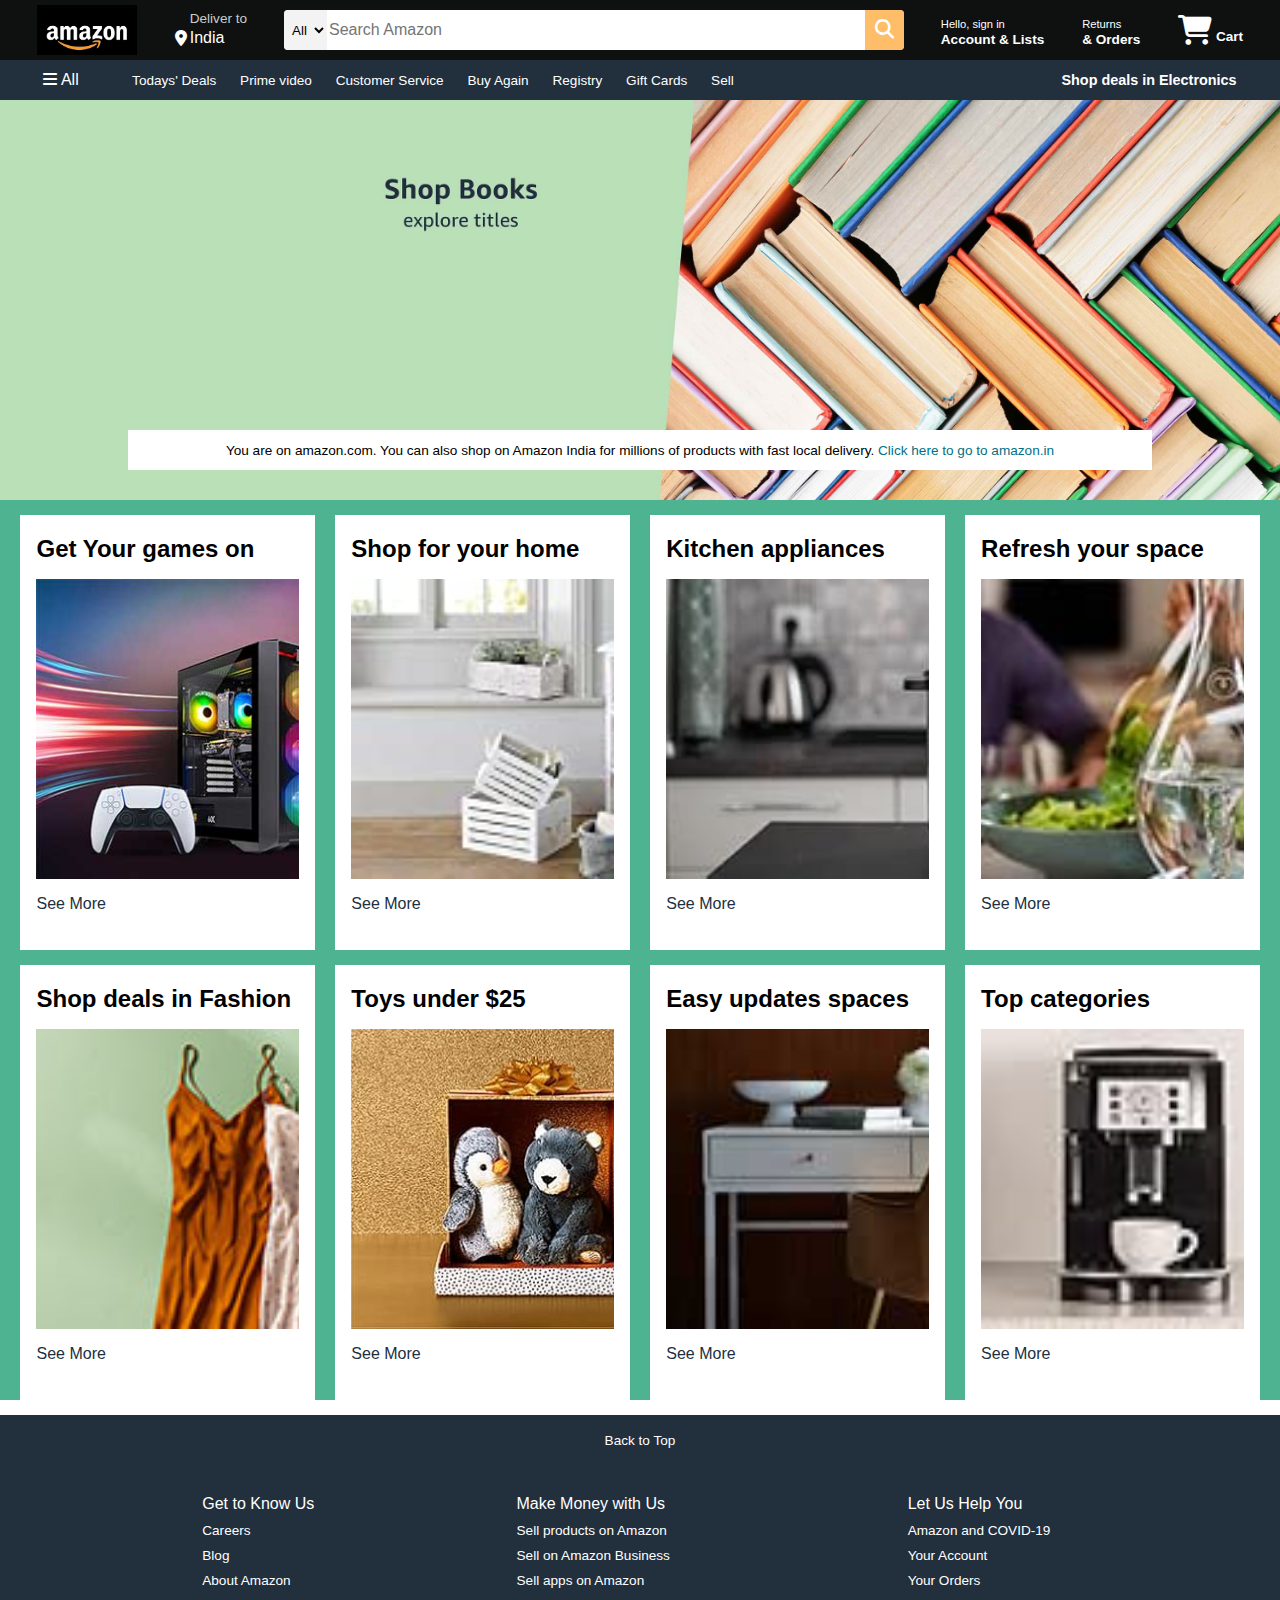
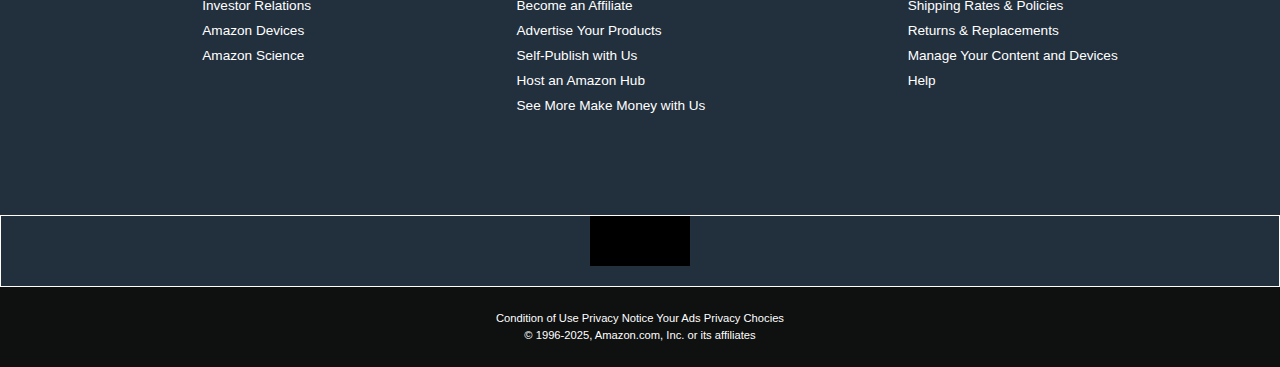
<file: amazon.clone/index.html>
<!DOCTYPE html>
<html lang="en">
<head>
<meta charset="UTF-8">
<title>Simple Portfolio</title>
<link rel="stylesheet" href="https://cdnjs.cloudflare.com/ajax/libs/font-awesome/6.7.2/css/all.min.css" integrity="sha512-Evv84Mr4kqVGRNSgIGL/F/aIDqQb7xQ2vcrdIwxfjThSH8CSR7PBEakCr51Ck+w+/U6swU2Im1vVX0SVk9ABhg==" crossorigin="anonymous" referrerpolicy="no-referrer" />
<link rel="stylesheet" href="style.css">
</head>
<body>
    <header>
    <div class="navbar">
        <div class="nav-logo border">
            <div class="logo"></div>
        </div>
        <div class="nav-address border">
            <p class="add-first">Deliver to</p>
            <div class="add-icon">
              <i class="fa-solid fa-location-dot"></i>
                <p class="add-second">India</p>
            </div>
        </div>
        <div class="nav-search">
            <select class="search-select">
                <option>All</option>
            </select>
            <input placeholder="Search Amazon" class="search-input">
            <div class="search-icon">
                <i class="fa-solid fa-magnifying-glass"></i>
            </div>
        </div>
        <div class="nav-Acc border">
            <p><span>Hello, sign in</span></p>
            <p class="nav-second">Account & Lists</p>
        </div>
         <div class="nav-returns border">
            <p><span>Returns</span></p>
            <p class="nav-second">& Orders</p>
        </div>
        <div class="nav-cart border">
         <i class="fa-solid fa-cart-shopping"></i>
            Cart
        </div>
    </div>
    <div class="panel">
        <div class="panel-all">
        <i class="fa-solid fa-bars"></i>
            All
        </div>
        <div class="panel-ops">
            <p>Todays' Deals</p>
            <p>Prime video</p>
            <p>Customer Service</p>
            <p>Buy Again</p>
            <p>Registry</p>
            <p>Gift Cards</p>
            <p>Sell</p>
        </div>
        <div class="panel-deals">
            Shop deals in Electronics
        </div>
    </div>
</header>
<div class="main-section">
    <div class="main-msg">
        <p>You are on amazon.com. You can also shop on Amazon India for millions of products with fast local delivery. <a>Click here to go to amazon.in</a></p>
    </div>
</div>
<div class="Box-section">
    <div class="Box1 box">
        <div class="box-content">
            <h2>Get Your games on</h2>
        <div class="box-img" style="background-image: url('games.jpg');"></div>
        <p>See More</p>
        </div>
    </div>
    <div class="Box2 box">
        <div class="box-content">
            <h2>Shop for your home</h2>
        <div class="box-img" style="background-image: url('box2.image.jpg');"></div>
        <p>See More</p>
        </div>
    </div>
    <div class="Box3 box">
        <div class="box-content">
            <h2>Kitchen appliances</h2>
        <div class="box-img" style="background-image: url('box3.image.jpg');"></div>
        <p>See More</p>
        </div>
    </div>
    <div class="Box4 box">
        <div class="box-content">
            <h2>Refresh your space</h2>
        <div class="box-img" style="background-image: url('box4.image.jpg');"></div>
        <p>See More</p>
        </div>
    </div>

</div>
<div class="Box-section">
    <div class="Box1 box">
        <div class="box-content">
            <h2>Shop deals in Fashion</h2>
        <div class="box-img" style="background-image: url('box5.image.jpg');"></div>
        <p>See More</p>
        </div>
    </div>
    <div class="Box2 box">
        <div class="box-content">
            <h2>Toys under $25</h2>
        <div class="box-img" style="background-image: url('toys.jpg');"></div>
        <p>See More</p>
        </div>
    </div>
    <div class="Box3 box">
        <div class="box-content">
            <h2>Easy updates spaces</h2>
        <div class="box-img" style="background-image: url('box6.jpg');"></div>
        <p>See More</p>
        </div>
    </div>
    <div class="Box4 box">
        <div class="box-content">
            <h2>Top categories</h2>
        <div class="box-img" style="background-image: url('box7.jpg');"></div>
        <p>See More</p>
        </div>
    </div>
</div>
<footer>
    <div class="footer-top1">
        Back to Top
    </div>
    <div class="footer-top2">
        <ul>
           <p>Get to Know Us</p> 
            <a>Careers</a>
            <a>Blog</a>
            <a>About Amazon</a>
            <a>Investor Relations</a>
            <a>Amazon Devices</a>
            <a>Amazon Science</a>
        </ul>
        <ul>
            <p>Make Money with Us</p>
            <a>Sell products on Amazon</a>
            <a>Sell on Amazon Business</a>
            <a>Sell apps on Amazon</a>
            <a>Become an Affiliate</a>
            <a>Advertise Your Products</a>
            <a>Self-Publish with Us</a>
            <a>Host an Amazon Hub</a>
            <a>See More Make Money with Us</a>
        </ul>
        <ul>
            <p>Let Us Help You</p>
            <a>Amazon and COVID-19</a>
            <a>Your Account</a>
            <a>Your Orders</a>
            <a>Shipping Rates & Policies</a>
            <a>Returns & Replacements</a>
            <a>Manage Your Content and Devices</a>
            <a>Help</a>
        </ul>
    </div>
    <div class="footer-panel3">
        <div class="logo4"></div>
    </div>
    <div class="footer-panel4">
        <div class="pages">
            <a>Condition of Use</a>
            <a>Privacy Notice</a>
            <a>Your Ads Privacy Chocies</a>
        </div>
        <div class="copyright">
            © 1996-2025, Amazon.com, Inc. or its affiliates
        </div>
    </div>
</footer>
</body>
</html>
</file>
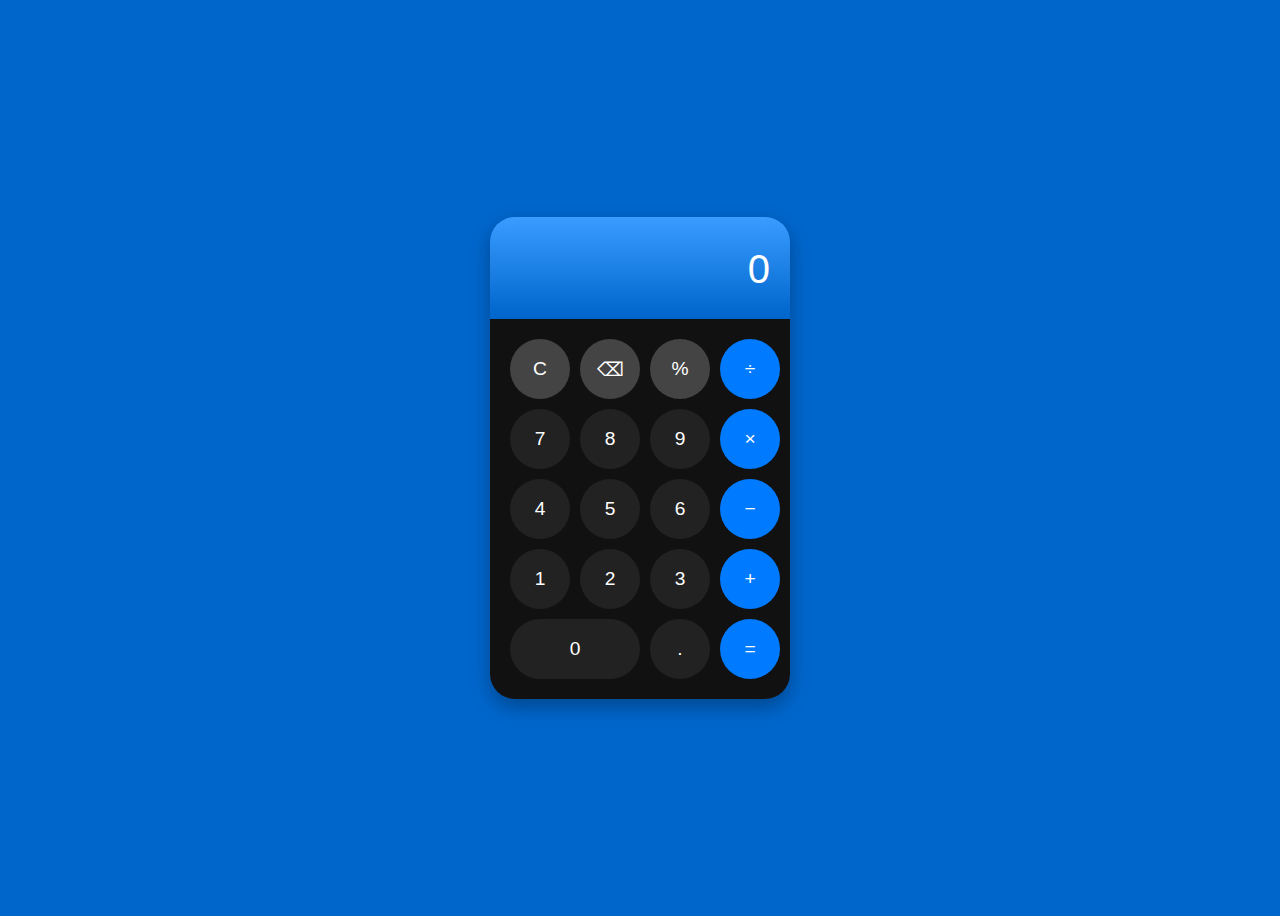
<file: calculater/index.html>
<!DOCTYPE html>
<html lang="en">
<head>
  <meta charset="UTF-8" />
  <meta name="viewport" content="width=device-width, initial-scale=1.0" />
  <title>Blue Calculator</title>
  <link rel="stylesheet" href="style.css" />
</head>
<body>
  <div class="calculator">
    <div class="display" id="display">0</div>
    <div class="buttons">
      <button class="btn gray" onclick="clearDisplay()">C</button>
      <button class="btn gray" onclick="backspace()">⌫</button>
      <button class="btn gray" onclick="appendValue('%')">%</button>
      <button class="btn blue" onclick="appendValue('/')">÷</button>

      <button class="btn" onclick="appendValue('7')">7</button>
      <button class="btn" onclick="appendValue('8')">8</button>
      <button class="btn" onclick="appendValue('9')">9</button>
      <button class="btn blue" onclick="appendValue('*')">×</button>

      <button class="btn" onclick="appendValue('4')">4</button>
      <button class="btn" onclick="appendValue('5')">5</button>
      <button class="btn" onclick="appendValue('6')">6</button>
      <button class="btn blue" onclick="appendValue('-')">−</button>

      <button class="btn" onclick="appendValue('1')">1</button>
      <button class="btn" onclick="appendValue('2')">2</button>
      <button class="btn" onclick="appendValue('3')">3</button>
      <button class="btn blue" onclick="appendValue('+')">+</button>

      <button class="btn zero" onclick="appendValue('0')">0</button>
      <button class="btn" onclick="appendValue('.')">.</button>
      <button class="btn blue equal" onclick="calculateResult()">=</button>
    </div>
  </div>

  <script src="main.js"></script>
</body>
</html>
</file>
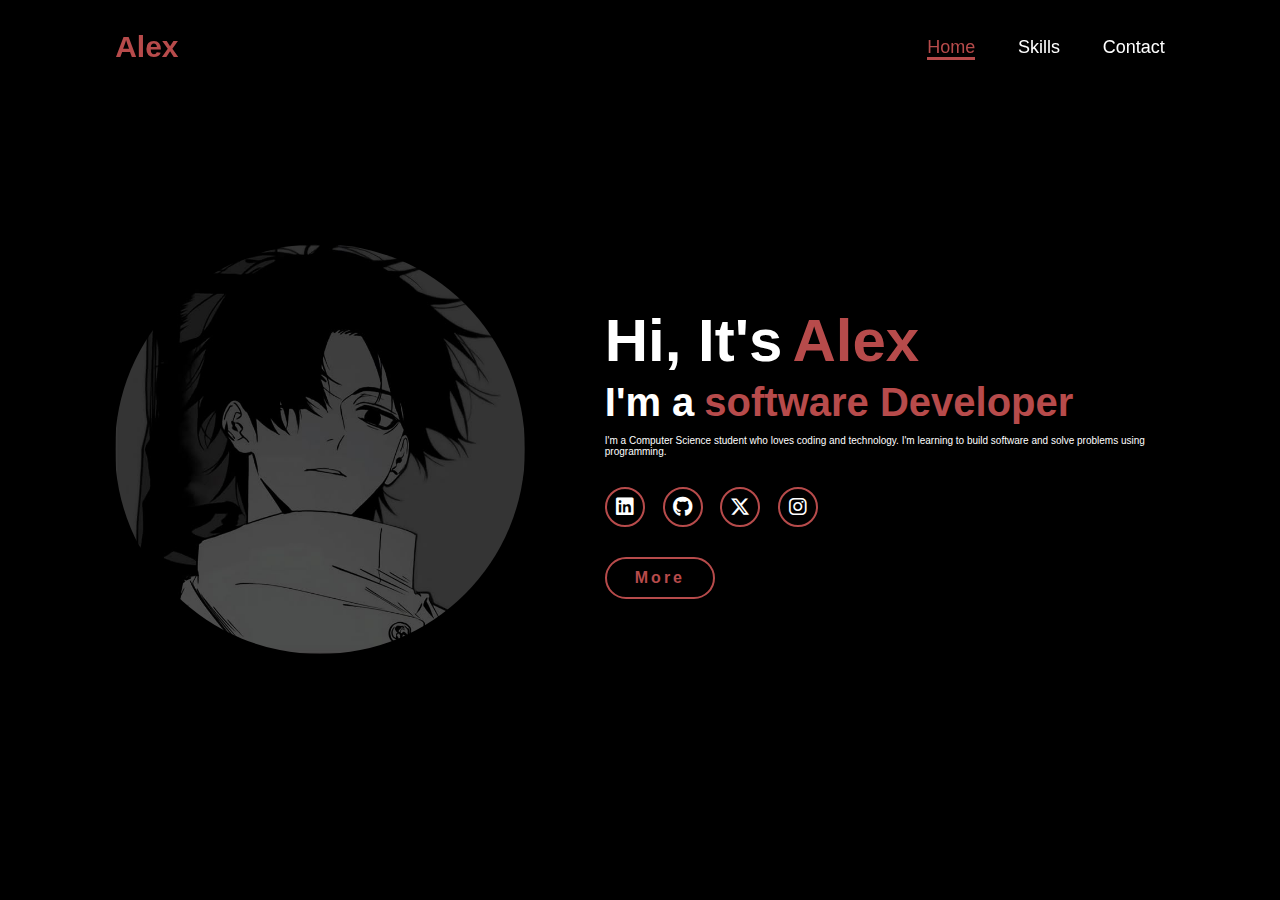
<file: port.web/index.html>
<!DOCTYPE html>
<html lang="en">
<head>
    <meta charset="UTF-8">
    <meta name="viewport" content="width=device-width, initial-scale=1.0">
    <title>Portfolio Website</title>
    <link rel="stylesheet" href="https://cdnjs.cloudflare.com/ajax/libs/font-awesome/6.7.2/css/all.min.css" integrity="sha512-Evv84Mr4kqVGRNSgIGL/F/aIDqQb7xQ2vcrdIwxfjThSH8CSR7PBEakCr51Ck+w+/U6swU2Im1vVX0SVk9ABhg==" crossorigin="anonymous" referrerpolicy="no-referrer" />
    <link rel="stylesheet" href="style.css">
</head>
<body>
<header>
    <a href="a" class="logo">Alex</a>
    <nav>
        <a href="skill.html" target="_blank" class="active">Home</a>
        <a href="a" target="_blank">Skills</a>
        <a href="a" target="_blank">Contact</a>
    </nav>
</header>
<section class="home">
    <div class="home-img">
        <img src="haru.jpg" alt="haru">
    </div>
    <div class="home-contact">
        <h1>Hi, It's<span>Alex</span></h1>
        <h3 class="typing-text">I'm a<span></span></h3>
        <p>I'm a Computer Science student who loves coding and technology. I'm learning to build software and solve problems using programming.</p>
         <div class="social-icon">
        <a href="https://www.linkedin.com/in/suraj-sharma-74b160304?utm_source=share&utm_campaign=share_via&utm_content=profile&utm_medium=android_app" target="_blank"><i class="fa-brands fa-linkedin"></i></a>
        <a href="https://github.com/surajhub7" target="_blank"><i class="fa-brands fa-github"></i></a>
        <a href="https://x.com/Devveloxi" target="_blank"><i class="fa-brands fa-x-twitter"></i></a>
        <a href="https://www.instagram.com/suraj_indoriya_/" target="_blank"><i class="fa-brands fa-instagram"></i></a>
         </div>
          <a href="https://devveloxi.vercel.app/" target="_blank" class="btn">More</a>
    </div>
</section>
</body>
</html>
</file>
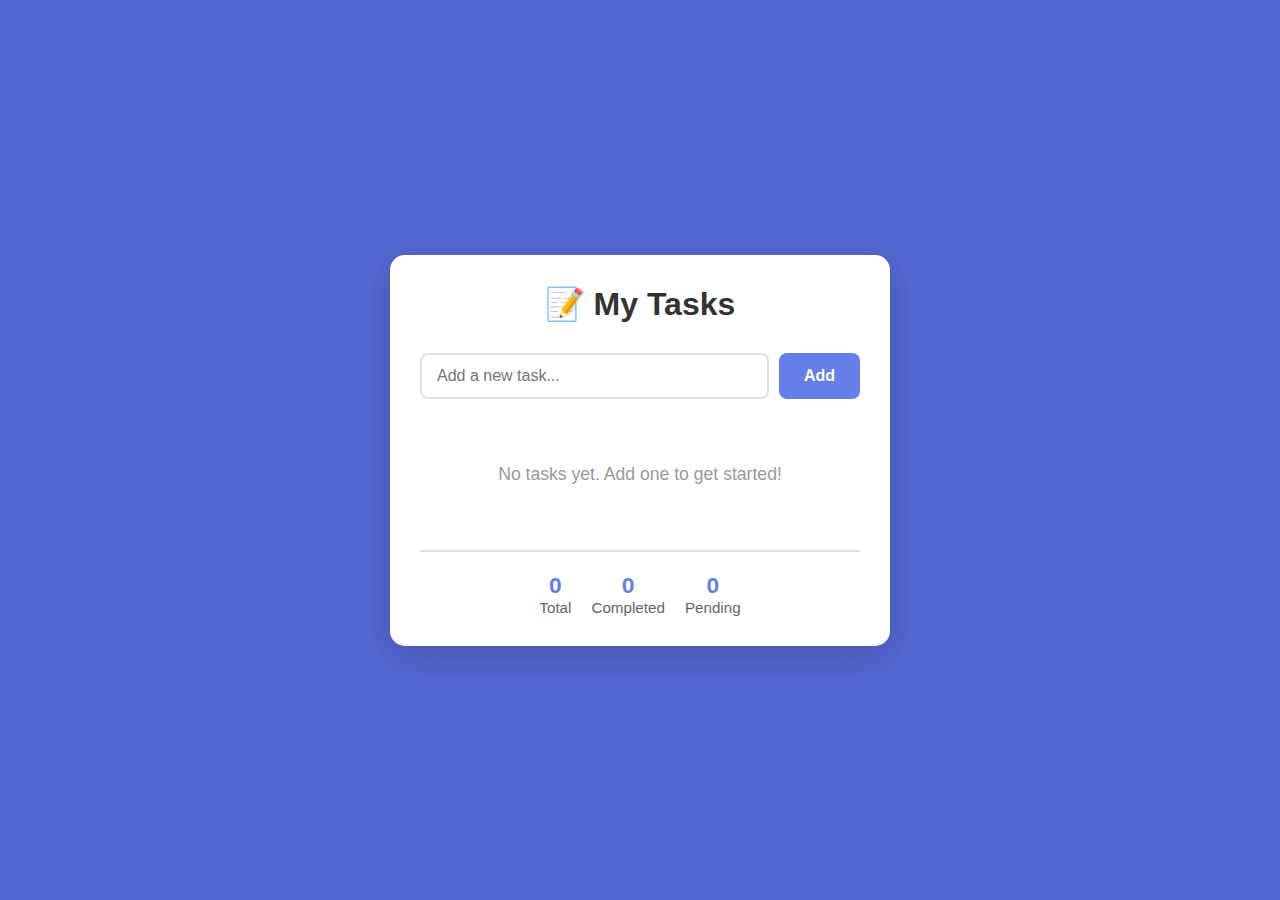
<file: To do app/index.html>
<!DOCTYPE html>
<html lang="en">
<head>
    <meta charset="UTF-8">
    <meta name="viewport" content="width=device-width, initial-scale=1.0">
    <title>To Do App</title>
    <style>
        * {
            margin: 0;
            padding: 0;
            box-sizing: border-box;
        }

        body {
            font-family: 'Segoe UI', Tahoma, Geneva, Verdana, sans-serif;
            min-height: 100vh;
            background: #5568d3;
            display: flex;
            justify-content: center;
            align-items: center;
            padding: 20px;
        }

        .container {
            background: white;
            border-radius: 15px;
            box-shadow: 0 10px 40px rgba(0, 0, 0, 0.2);
            width: 100%;
            max-width: 500px;
            padding: 30px;
        }

        h1 {
            color: #333;
            margin-bottom: 30px;
            text-align: center;
            font-size: 2em;
        }

        .input-group {
            display: flex;
            gap: 10px;
            margin-bottom: 25px;
        }

        #taskInput {
            flex: 1;
            padding: 12px 15px;
            border: 2px solid #e0e0e0;
            border-radius: 8px;
            font-size: 1em;
            transition: border-color 0.3s;
        }

        #taskInput:focus {
            outline: none;
            border-color: #667eea;
        }

        #addBtn {
            padding: 12px 25px;
            background: #667eea;
            color: white;
            border: none;
            border-radius: 8px;
            font-size: 1em;
            font-weight: 600;
            cursor: pointer;
            transition: background 0.3s;
        }

        #addBtn:hover {
            background: #5568d3;
        }

        #addBtn:active {
            transform: scale(0.98);
        }

        #taskList {
            list-style: none;
        }

        .task-item {
            display: flex;
            align-items: center;
            gap: 12px;
            padding: 15px;
            background: #f9f9f9;
            border-radius: 8px;
            margin-bottom: 10px;
            transition: all 0.3s;
        }

        .task-item:hover {
            background: #f0f0f0;
            transform: translateX(5px);
        }

        .task-item.completed {
            opacity: 0.6;
        }

        .task-item.completed .task-text {
            text-decoration: line-through;
            color: #999;
        }

        .task-checkbox {
            width: 20px;
            height: 20px;
            cursor: pointer;
            accent-color: #667eea;
        }

        .task-text {
            flex: 1;
            color: #333;
            font-size: 1em;
        }

        .delete-btn {
            background: #ff6b6b;
            color: white;
            border: none;
            padding: 6px 12px;
            border-radius: 5px;
            cursor: pointer;
            font-size: 0.9em;
            transition: background 0.3s;
        }

        .delete-btn:hover {
            background: #ee5a52;
        }

        .empty-state {
            text-align: center;
            color: #999;
            padding: 40px 20px;
            font-size: 1.1em;
        }

        .stats {
            display: flex;
            gap: 20px;
            justify-content: center;
            margin-top: 25px;
            padding-top: 20px;
            border-top: 2px solid #e0e0e0;
            font-size: 0.95em;
            color: #666;
        }

        .stat {
            text-align: center;
        }

        .stat-number {
            font-size: 1.5em;
            font-weight: bold;
            color: #667eea;
        }
    </style>
</head>
<!-- <div class="background">
  <span class="ball"></span>
  <span class="ball"></span>
  <span class="ball"></span>
  <span class="ball"></span>
  <span class="ball"></span>
  <span class="ball"></span>
</div>
<body> -->
    <div class="container">
        <h1>📝 My Tasks</h1>
        
        <div class="input-group">
            <input 
                type="text" 
                id="taskInput" 
                placeholder="Add a new task..."
                autocomplete="off"
            >
            <button id="addBtn">Add</button>
        </div>

        <ul id="taskList"></ul>
        <div class="empty-state" id="emptyState">
            No tasks yet. Add one to get started! 
        </div>

        <div class="stats">
            <div class="stat">
                <div class="stat-number" id="totalTasks">0</div>
                <div>Total</div>
            </div>
            <div class="stat">
                <div class="stat-number" id="completedTasks">0</div>
                <div>Completed</div>
            </div>
            <div class="stat">
                <div class="stat-number" id="pendingTasks">0</div>
                <div>Pending</div>
            </div>
        </div>
    </div>
<!-- <div class="background">
  <span class="ball"></span>
  <span class="ball"></span>
  <span class="ball"></span>
  <span class="ball"></span>
  <span class="ball"></span>
  <span class="ball"></span>
</div> -->
    <script>
        const taskInput = document.getElementById('taskInput');
        const addBtn = document.getElementById('addBtn');
        const taskList = document.getElementById('taskList');
        const emptyState = document.getElementById('emptyState');
        let tasks = [];

        
        function loadTasks() {
            tasks = [];
            updateUI();
        }

        function addTask() {
            const taskText = taskInput.value.trim();
            if (!taskText) return;

            const task = {
                id: Date.now(),
                text: taskText,
                completed: false
            };

            tasks.push(task);
            taskInput.value = '';
            updateUI();
            taskInput.focus();
        }

        function deleteTask(id) {
            tasks = tasks.filter(task => task.id !== id);
            updateUI();
        }

        function toggleTask(id) {
            const task = tasks.find(t => t.id === id);
            if (task) {
                task.completed = !task.completed;
                updateUI();
            }
        }

        function updateUI() {
            taskList.innerHTML = '';

            if (tasks.length === 0) {
                emptyState.style.display = 'block';
            } else {
                emptyState.style.display = 'none';
                tasks.forEach(task => {
                    const li = document.createElement('li');
                    li.className = `task-item ${task.completed ? 'completed' : ''}`;
                    
                    li.innerHTML = `
                        <input 
                            type="checkbox" 
                            class="task-checkbox" 
                            ${task.completed ? 'checked' : ''}
                            onchange="toggleTask(${task.id})"
                        >
                        <span class="task-text">${escapeHtml(task.text)}</span>
                        <button class="delete-btn" onclick="deleteTask(${task.id})">Delete</button>
                    `;
                    
                    taskList.appendChild(li);
                });
            }

            updateStats();
        }

        function updateStats() {
            const total = tasks.length;
            const completed = tasks.filter(t => t.completed).length;
            const pending = total - completed;

            document.getElementById('totalTasks').textContent = total;
            document.getElementById('completedTasks').textContent = completed;
            document.getElementById('pendingTasks').textContent = pending;
        }

        function escapeHtml(text) {
            const map = {
                '&': '&amp;',
                '<': '&lt;',
                '>': '&gt;',
                '"': '&quot;',
                "'": '&#039;'
            };
            return text.replace(/[&<>"']/g, m => map[m]);
        }

        // Event listeners
        addBtn.addEventListener('click', addTask);
        taskInput.addEventListener('keypress', (e) => {
            if (e.key === 'Enter') addTask();
        });

        // Initial load
        loadTasks();
    </script>
</body>
</html>
</file>
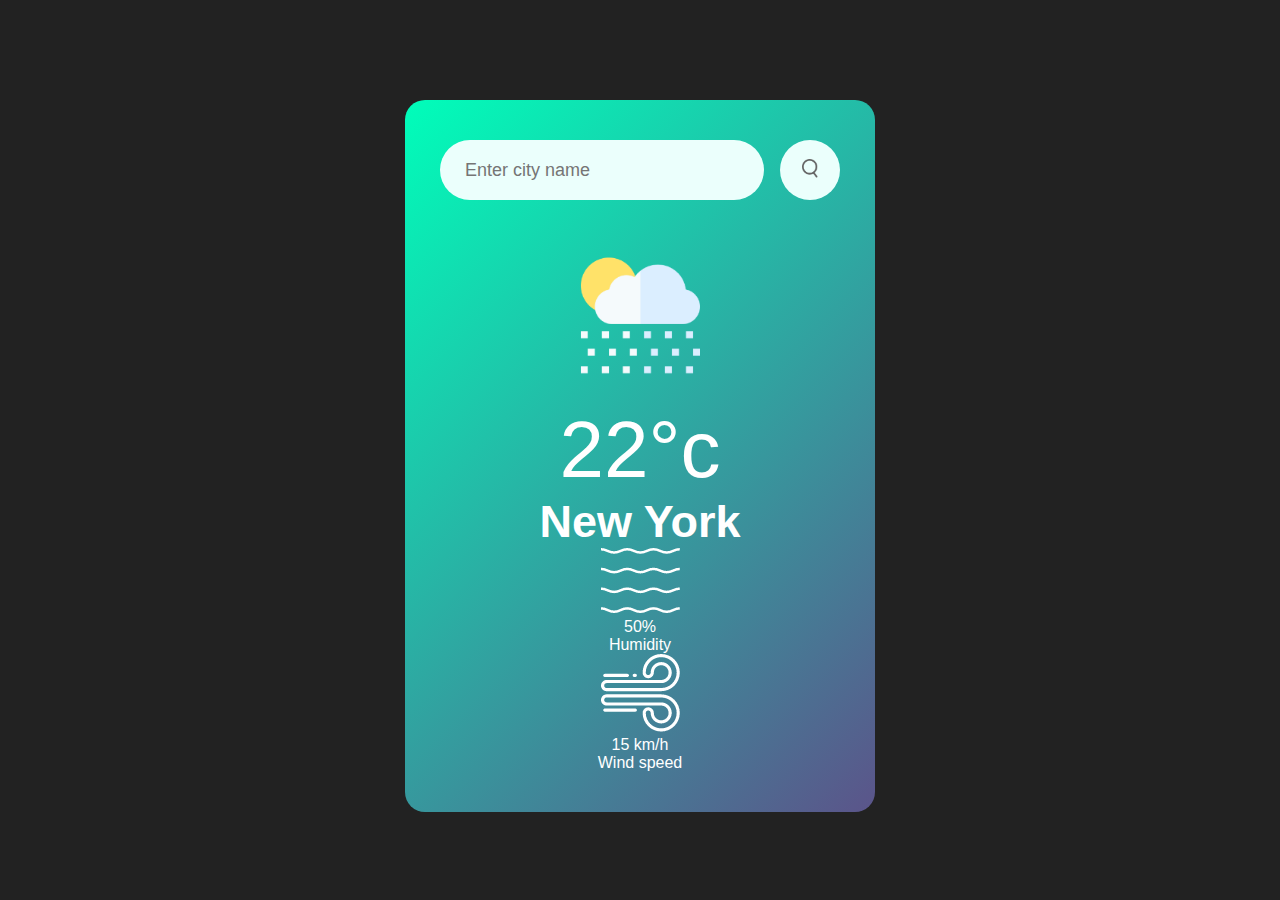
<file: weatherapp/index.html>
<!DOCTYPE html>
<html lang="en">
<head>
    <meta charset="UTF-8">
    <meta name="viewport" content="width=device-width, initial-scale=1.0">
    <title>Document</title>
    <link rel="stylesheet" href="style.css"> 
</head>
<body>
    <div class="card">
        <div class="search">
            <input type="text" placeholder="Enter city name" spellcheck="false">
            <button><img src="images/search.png"></button>
        </div>
        <div class="weather">
            <img src="images/rain.png" class="weather-icon">
            <h1 class="temp">22°c</h1>
            <h2 class="city">New York</h2>
            <div class="details">
                <div class="col">
                    <img src="images/humidity.png">
                    <div>
                        <p class="humidity">50%</p>
                        <p>Humidity</p>
                    </div>
                </div> 
                  <div class="col">
                    <img src="images/wind.png">
                    <div>
                        <p class="wind">15 km/h</p>
                        <p>Wind speed</p>
                    </div>
                </div>
            </div>
        </div>
    </div>
    <script>
    const apiKey = "feea74ef0489219eaf221bf162e1054f";
    const apiUrl = "https://api.openweathermap.org/data/2.5/weather?unit=metric&q=";

    const searchBox = document.querySelector(".search input");
    const SearchBtn = document.querySelector(".search button");


    async function checkWeather(city){
        const response = await fetch(apiUrl + city + `&appid=${apiKey}`);
        var data = await response.json();
        
        console.log(data)
        document.querySelector(".city").innerHTML = data.name;
        document.querySelector(".temp").innerHTML = Math.round(data.main.temp) + "°c";
        document.querySelector(".humidity").innerHTML = data.main.humidity + "%";
        document.querySelector(".wind").innerHTML = data.wind.speed + "km/h";
    }

searchBtn.addEventListener("click", ()=>{
    checkWeather(searchBox.value)
})

    </script>
</body>
</html>
</file>
<file: amazon.clone/style.css>
*{
margin: 0;
font-family: arial;
border: border-box;
}
.navbar{
    height: 60px;
    background-color: #0f1111;
    color: white;
    display: flex;
    align-items: center;
    justify-content: space-evenly;
}
.nav-logo{
    height: 50px;
    width: 100px;
}
.logo{
    background-image: url("pngg.logo.png");
    height: 50px;
    width: 100px;
    background-size: cover;
}
.border{
    border: 1.5px solid transparent;
}
.border:hover{
    border: 1.5px solid white;
}
/**box 2 **/
.add-first{
    font-size: 0.85rem;
color: #cccccc;
margin-left: 15px;
}
.add-second{
font-size: 1rem;
margin: 3px;
}
.add-icon{
    display: flex;
    align-items: center;
}
.nav-search{
    display: flex;
    justify-content: space-evenly;
    background-color: pink;
    width: 620px;
    height: 40px;
    border-radius: 4px;
}
.nav-search:hover{
border: 2px solid #f08804;
}
.search-select{
    background-color: #f3f3f3;
    width: 50px;
    text-align: center;
    border-bottom-left-radius: 4px;
    border-top-left-radius: 4px;
    border: none;
}
.search-input{
    width: 100%;
    font-size: 1rem;
    border: none;
}
.search-icon{
    width: 45px;
    display: flex;
    justify-content: center;
    align-items: center;
    font-size: 1.2rem;
    background-color: #febd68;
    border-bottom-right-radius: 4px;
    border-top-right-radius: 4px;
}
/** box**/
span {
    font-size: 0.7rem;
}
.nav-second{
    font-size: 0.85rem;
    font-weight: 700;
}
/** cart**/
.nav-cart i {
font-size: 30px;
}
.nav-cart{
    font-size: 0.85rem;
    font-weight: 700;
}
/** second h**/
.panel {
    height: 40px;
    background-color: #222f3d;
    display: flex;
    color: white;
    align-items: center;
    justify-content: space-evenly;
}
.panel-ops p{
    display: inline;
    margin: 10px;
}
.panel-ops{
    width: 70%;
    font-size: 0.85rem;
}
.panel-deals{
    font-size: 0.9rem;
    font-weight: 700;
}
/**main-section**/
.main-section{
    background-image: url("image.haru.jpg");
    background-size: cover;
    height: 400px;
    display: flex;
    justify-content: center;
    align-items: flex-end;

}
.main-msg{
    background-color: white;
    height: 40px;
    display: flex;
    align-items: center;
    justify-content: center;
    font-size: 0.85rem;
    width: 80%;
    margin-bottom: 30px;
}
.main-msg a{
    color: #007185;
}
.Box-section{
    display: flex;
    justify-content: space-evenly;
    background-color: #4db391;
}
.box{
    height: 400px;
    width: 23%;
    background-color: white;
    padding: 20px 0px 15px;
    margin-top: 15px;
}
.box-img{
    height:300px;
    background-size: cover;
    margin-top: 1rem;
    margin-bottom: 1rem;
}
.box-content{
    margin-left: 1rem;
    margin-right: 1rem;
}
.box-content p{
    color:#222f3d;
}
footer {
    margin-top: 15px;
}
.footer-top1{
background-color: #222f3d;
    color: white;
    height: 50px;
display: flex;
justify-content: center;
align-items: center;
font-size: 0.85rem;
}
.footer-top2{
    background-color: #222f3d;
    color: white;
    height: 350px;
    display: flex;
    justify-content: space-evenly;
}
ul {
    margin-top: 30px;
}
ul a {
    display: block;
    font-size: 0.85rem;
    margin-top: 10px;
}
.footer-panel3{
    background-color: #222f3d;
    color: white;
    border: 0.5px solid white;
    display: flex;
    justify-content: center;
    height: 70px;
}
.logo4{
    background-image: url("pngg.logo.png");
    height: 50px;
    width: 100px;
}
.footer-panel4{
    background-color: #0f1111;
    color: white;
    height: 80px;
}
.pages{
    font-size: 0.7rem;
    text-align: center;
    padding-top: 25px;

}
.copyright{
    padding-top: 5px;
    font-size: 0.7rem;
    text-align: center;
}
</file>
<file: calculater/style.css>
* {
  box-sizing: border-box;
  font-family: "Poppins", sans-serif;
}

body {
  background: #0066cc;
  display: flex;
  justify-content: center;
  align-items: center;
  height: 100vh;
}

.calculator {
  width: 300px;
  border-radius: 25px;
  overflow: hidden;
  box-shadow: 0 8px 20px rgba(0, 0, 0, 0.3);
}

.display {
  background: linear-gradient(to bottom, #3a9cff, #0066cc);
  color: white;
  text-align: right;
  font-size: 2.5rem;
  padding: 30px 20px;
  height: 100px;
}

.buttons {
  display: grid;
  grid-template-columns: repeat(4, 1fr);
  gap: 10px;
  background: #111;
  padding: 20px;
  border-top: 2px solid #0066cc;
}

.btn {
  border: none;
  border-radius: 50%;
  font-size: 1.2rem;
  height: 60px;
  width: 60px;
  color: white;
  background: #222;
  cursor: pointer;
  transition: background 0.2s;
}

.btn:hover {
  background: #333;
}

.btn.gray {
  background: #444;
}

.btn.blue {
  background: #007aff;
}

.btn.blue:hover {
  background: #005fc1;
}

.zero {
  grid-column: span 2;
  border-radius: 30px;
  width: auto;
}

.equal {
  background: #00b7ff;
}
</file>
<file: port.web/style.css>
* {
    margin: 0;
    padding: 0;
    box-sizing: border-box;
    text-decoration: none;
    border: none;
    outline: none;
    font-family: 'poppins',sans-serif;
}
html{
    font-size: 62.5%;
}
body{
    width: 100%;
    height: 100vh;
    overflow-x: hidden;
    background-color: black;
    color: white;
}
header{
    margin-top: 20px;
    position: fixed;
    top: 0;
    left: 0;
    width: 100%;
    padding: 1rem 9%;
    background-color: transparent;
    filter: drop-shadow(10px);
    display: flex;
    justify-content: space-between;
    align-items: center;
    z-index: 100;
}
.logo{
    font-size: 3rem;
    color: #b74b4b;
    font-weight: 800;
    cursor: pointer;
    transition: 0.5s ease;
}
.logo:hover{
    transform: scale(1,1);
}
nav a{
    font-size: 1.8rem;
    color: white;
    margin-left: 4rem;
    font-weight: 500;
    transition: 0.3s ease;
    border-bottom: 3px solid transparent;
}
nav a:hover,
nav a.active{
color: #b74b4b;
border-bottom: 3px solid #b74b4b;
}
@media(max-width:995px){
    nav{
        position: absolute;
        display: none;
        top: 0%;
        right: 0;
        width: 40%;
        border-left: 3px solid #b74b4b;
        border-bottom: 3px solid #b74b4b;
        border-bottom-left-radius: 2rem;
        padding: 1rem solid;
        background-color: #161616;
        border-top: 0.1rem solid rgba(0.0.0.0.1);
    }
    Nav.active{
    display: block;
    }
    nav a{
    display: block;
    font-size: 2rem;
    margin: 3rem 0;
    }
    nav a:hover,
    nav a.active{
        padding: 1rem;
        border-radius: 0.5rem;
        border-bottom: 0.5s solid #b74b4b;

    }
}
section{
    min-height: 100vh;
    padding: 5rem 9% 5rem;
}
.home{
    display: flex;
    justify-content: center;
    align-items: center;
    gap: 8rem;
    background-color: black;
}
.home .home-contact h1{
    font-size: 6rem;
    font-weight: 700;
    line-height: 1.3;
}
span{
    color: #b74b4b;
    margin-left: 10px;
}
.home-contact h3{
    font-size: 4rem;
    margin-bottom: 1rem;
    font-weight: 700;
}
.home-img{
    border-radius: 50%;
}
.home-img img{
    position: relative;
    width: 32vw;
    border-radius: 50%;
    box-shadow: 0 0 25px solid #b74b4b;
    cursor: pointer;
    transition: 0.2s linear;
}
.home-img img:hover{
    font-size: 1.8rem;
    font-weight: 500;
}
.social-icon a{
    display: inline-flex;
    justify-content: center;
    align-items: center;
    width: 4rem;
    height: 4rem;
    background-color: transparent;
    border: 0.2rem solid #b74b4b;
    font-size: 2rem;
    border-radius: 50%;
    margin: 3rem 1.5rem 3rem 0;
    transition: 0.3s ease;
    color: white;
}
.social-icon a:hover{
    color: black;
    transform: scale(1.3) translateY(-5px);
    background-color: #b74b4b;
    box-shadow: 0 0 25px #b74b4b;
}
.btn{
    display: inline-block;
    padding: 1rem 2.8rem;
    background-color: black;
    border-radius: 4rem;
    font-size: 1.6rem;
    color: #b74b4b;
    letter-spacing: 0.3rem;
    font-weight: 600;
    border: 2px solid #b74b4b;
    transition: 0.3s ease;
    cursor: pointer;
}
.btn:hover{
    transform: scale3d(1.03);
    background-color: #b74b4b;
    color: black;
    box-shadow: 0 0 25px #b74b4b;
}
.typing-text{
    font-size: 34px;
    font-weight: 600;
    min-width: 280px;
}
.typing-text span{
    position: relative;
}
.typing-text span:before{
    content: "software Developer";
    color: #b74b4b;
    animation: word 20s infinite;
}
.typing-text span:after{
    content:"";
    background-color: black;
    position: absolute;
    width: calc(100% + 8px);
    border-left:3px solid black; 
    right: -8;
    animation: cursor 0.6s infinite;
}
@keyframes cursor{
    to{
        
    }
}
@keyframes word{
    0%, 20%{
        content: "Student"; 
    }
    21%, 40%{
        content: "Software Developer";
    }
    40%, 60%{
        content: "Video Editor";
    }
    61%, 80%{
        content: "Space lover";
    }
    81%, 100% {
        content: "Music and Art lover";
    }
}
@media(max-width: 1000px){
    .home{
        gap: 4rem;
    }
}
@media(max-width: 995px){ 
    .home{
       flex-direction: column;
       margin: 5rem 4rem;
    }
    .home.home-content h3{
        font-size: 2.5rem;
    }
    .home-img img{
        width: 70vw;
        margin-top: 4rem;
    }
    }
</file>
<file: weatherapp/style.css>
*{
margin: 0;
padding: 0;
font-family: 'poppins', sans-serif;
box-sizing: border-box;
}
body{
    background-color: #222;
}
.card{
    width: 90%;
    max-width: 470px;
    background: linear-gradient(135deg, #00feba, #5b548a);
    color: #fff;
    margin: 100px auto 0;
    border-radius: 20px;
    padding: 40px 35px;
    text-align: center;
}
.search{
    width: 100%;
    display: flex;
    align-items: center;
    justify-content: space-between;
}
.search input{
    border: 0;
    outline: 0;
    background: #ebfffc;
    color: #555;
    padding: 10px 25px;
    height: 60px;
    border-radius: 30px;
    flex: 1;
    margin-right: 16px;
    font-size: 18px;
}
.search button{
    border: 0;
    outline: 0;
    background: #ebfffc;
    border-radius: 50%;
    width: 60px;
    height: 60px;
    cursor: pointer;
}
.search button img{
    width: 16px;
}
.weather-icon{
    width: 170px;
    margin-top: 30px;
}
.weather h1{
    font-size: 80px;  
    font-weight: 500 ;
}
.weather h2{
    font-size: 45px;
}
</file>
